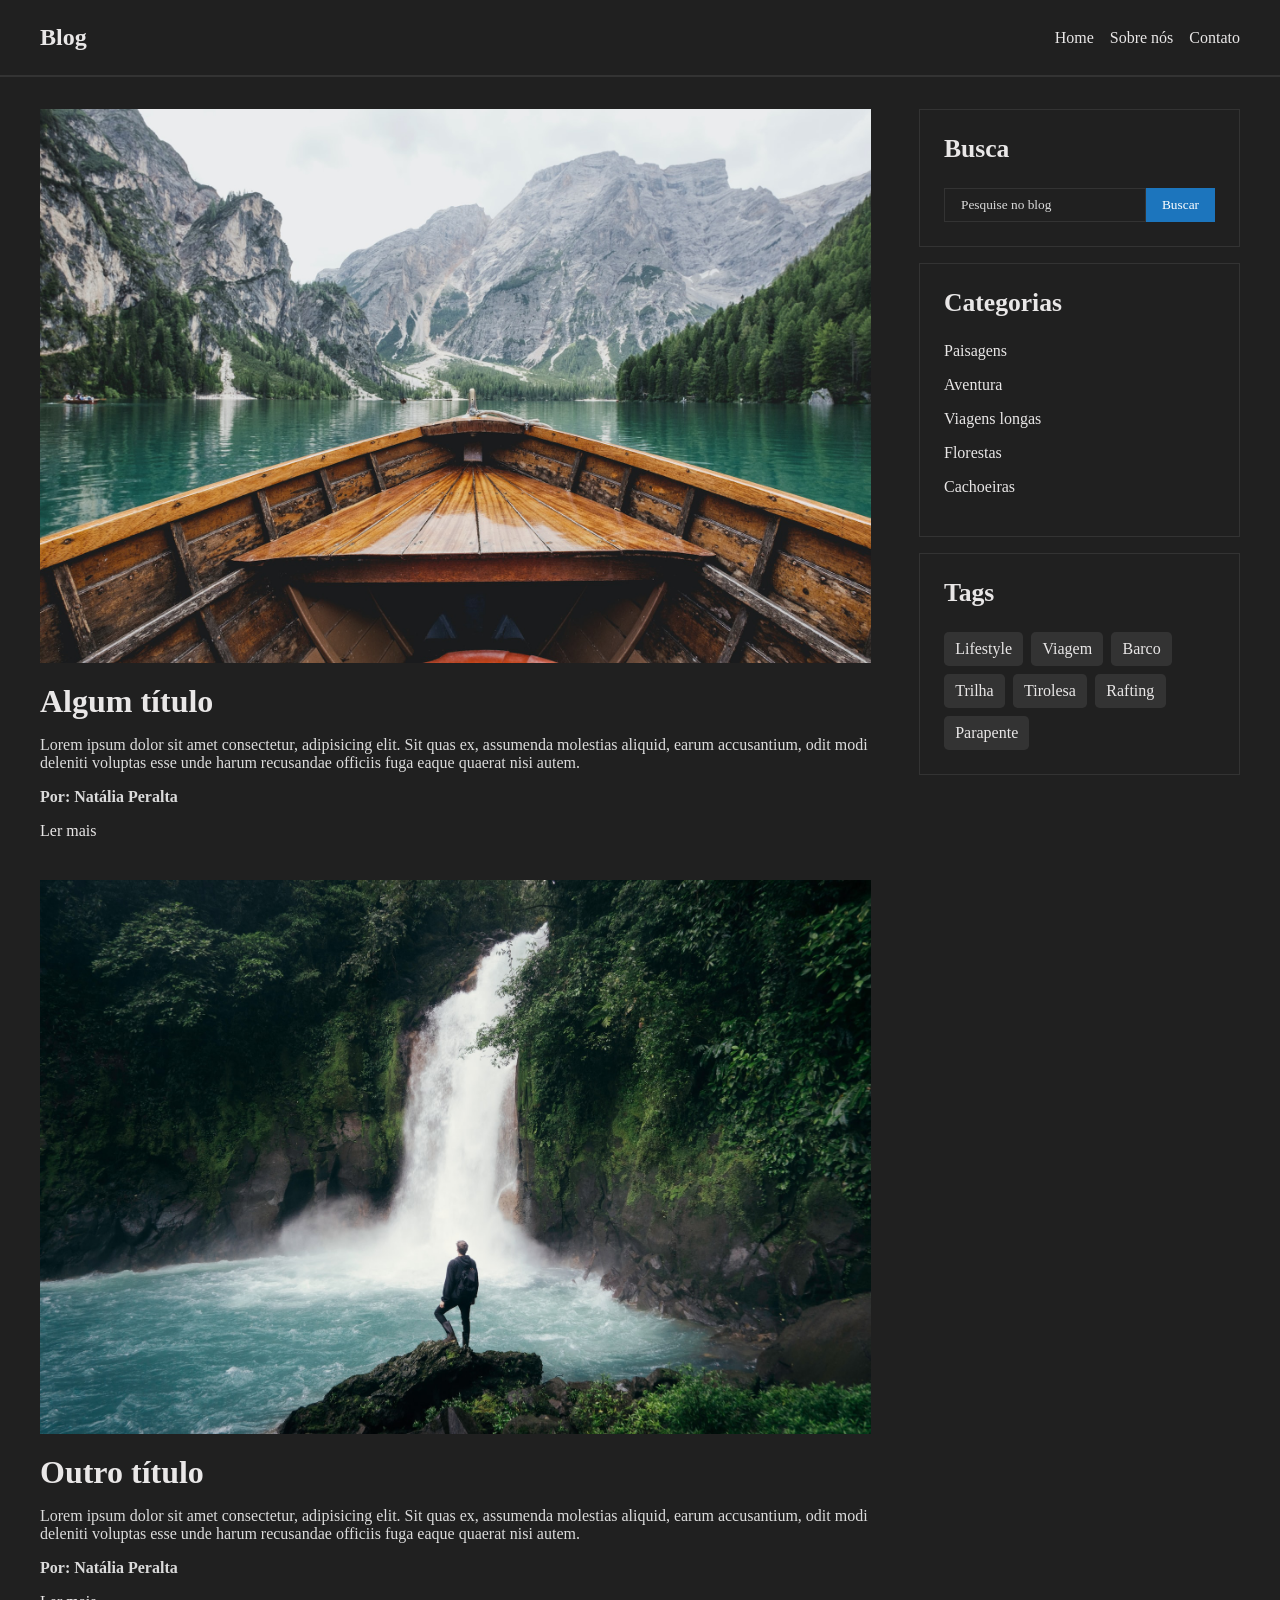
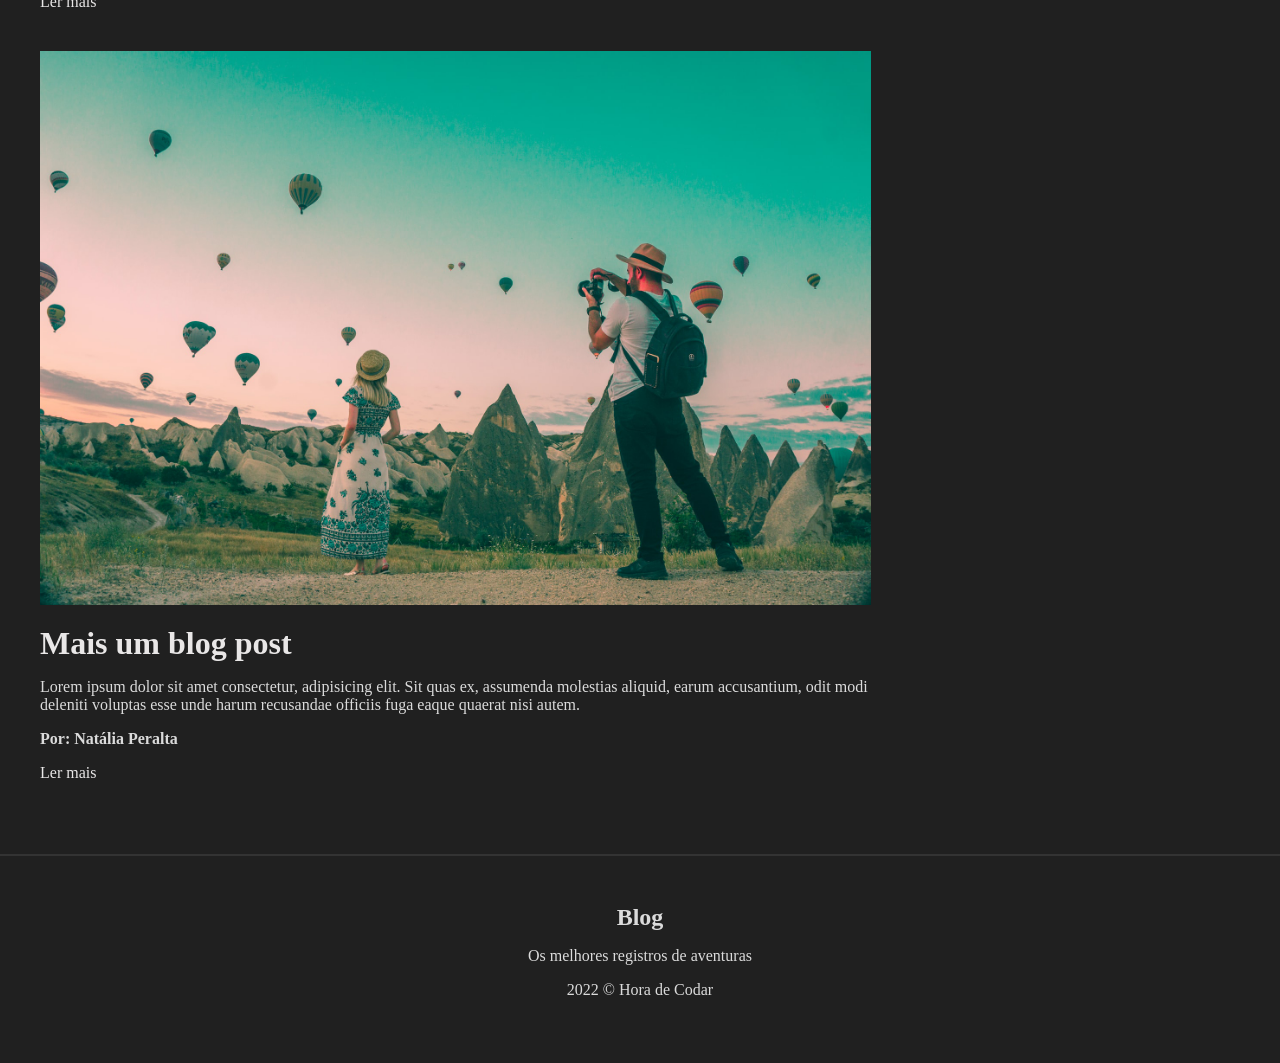
<file: index.html>
<!DOCTYPE html>
<html lang="en">
<head>
    <meta charset="UTF-8">
    <meta name="viewport" content="width=device-width, initial-scale=1.0">
    <title>Blog Semântico</title>
    <link rel="stylesheet" href="css/styles.css">
</head>
<body>
    <header>
        <nav id="navbar">
            <div id="navbar-inner">
                <a href="index.html"><h2>Blog</h2></a>
                <ul id="nav-links">
                    <li><a href="index.html">Home</a></li>
                    <li><a href="about-us.html">Sobre nós</a></li>
                    <li><a href="contact.html">Contato</a></li>
                </ul>
            </div>
        </nav>
    </header>
    <div class="container">
        <main id="posts-container">

            <article class="post">
                <img src="img/f1.jpg" alt="Passeio de barco">
                <h3 class="title"><a href="post-1.html">Algum título</a></h3>
                <p class="description">Lorem ipsum dolor sit amet consectetur, adipisicing elit. Sit quas ex, assumenda molestias aliquid, earum accusantium, odit modi deleniti voluptas esse unde harum recusandae officiis fuga eaque quaerat nisi autem.
                </p>
                <p class="author">Por: Natália Peralta</p>
                <a href="post-1.html">Ler mais</a>
            </article>

            <article class="post">
                <img src="img/f2.jpg" alt="Cachoeira">
                <h3 class="title"><a href="post-2.html">Outro título</a></h3>
                <p class="description">Lorem ipsum dolor sit amet consectetur, adipisicing elit. Sit quas ex, assumenda molestias aliquid, earum accusantium, odit modi deleniti voluptas esse unde harum recusandae officiis fuga eaque quaerat nisi autem.
                </p>
                <p class="author">Por: Natália Peralta</p>
                <a href="post-2.html">Ler mais</a>
            </article>

            <article class="post">
                <img src="img/f3.jpg" alt="Balões">
                <h3 class="title"><a href="post-3.html">Mais um blog post</a></h3>
                <p class="description">Lorem ipsum dolor sit amet consectetur, adipisicing elit. Sit quas ex, assumenda molestias aliquid, earum accusantium, odit modi deleniti voluptas esse unde harum recusandae officiis fuga eaque quaerat nisi autem.
                </p>
                <p class="author">Por: Natália Peralta</p>
                <a href="post-3.html">Ler mais</a>
            </article>

        </main>
        <aside id="sidebar">
            <section id="search-bar">
                <h4>Busca</h4>
                <form>
                    <input type="text" placeholder="Pesquise no blog">
                    <input type="submit" value="Buscar">
                </form>
            </section>

            <section id="categories">
                <h4>Categorias</h4>
                <nav>
                    <ul>
                        <li><a href="#">Paisagens</a></li>
                        <li><a href="#">Aventura</a></li>
                        <li><a href="#">Viagens longas</a></li>
                        <li><a href="#">Florestas</a></li>
                        <li><a href="#">Cachoeiras</a></li>
                    </ul>
                </nav>
            </section>

            <section id="tags">
                <h4>Tags</h4>
                <div id="tags-container">
                    <a href="#">Lifestyle</a>
                    <a href="#">Viagem</a>
                    <a href="#">Barco</a>
                    <a href="#">Trilha</a>
                    <a href="#">Tirolesa</a>
                    <a href="#">Rafting</a>
                    <a href="#">Parapente</a>
                </div>
            </section>
        </aside>
    </div>
    <footer id="footer">
        <h2>Blog</h2>
        <p>Os melhores registros de aventuras</p>
        <p>2022 &copy; Hora de Codar</p>
    </footer>
</body>
</html>
</file>
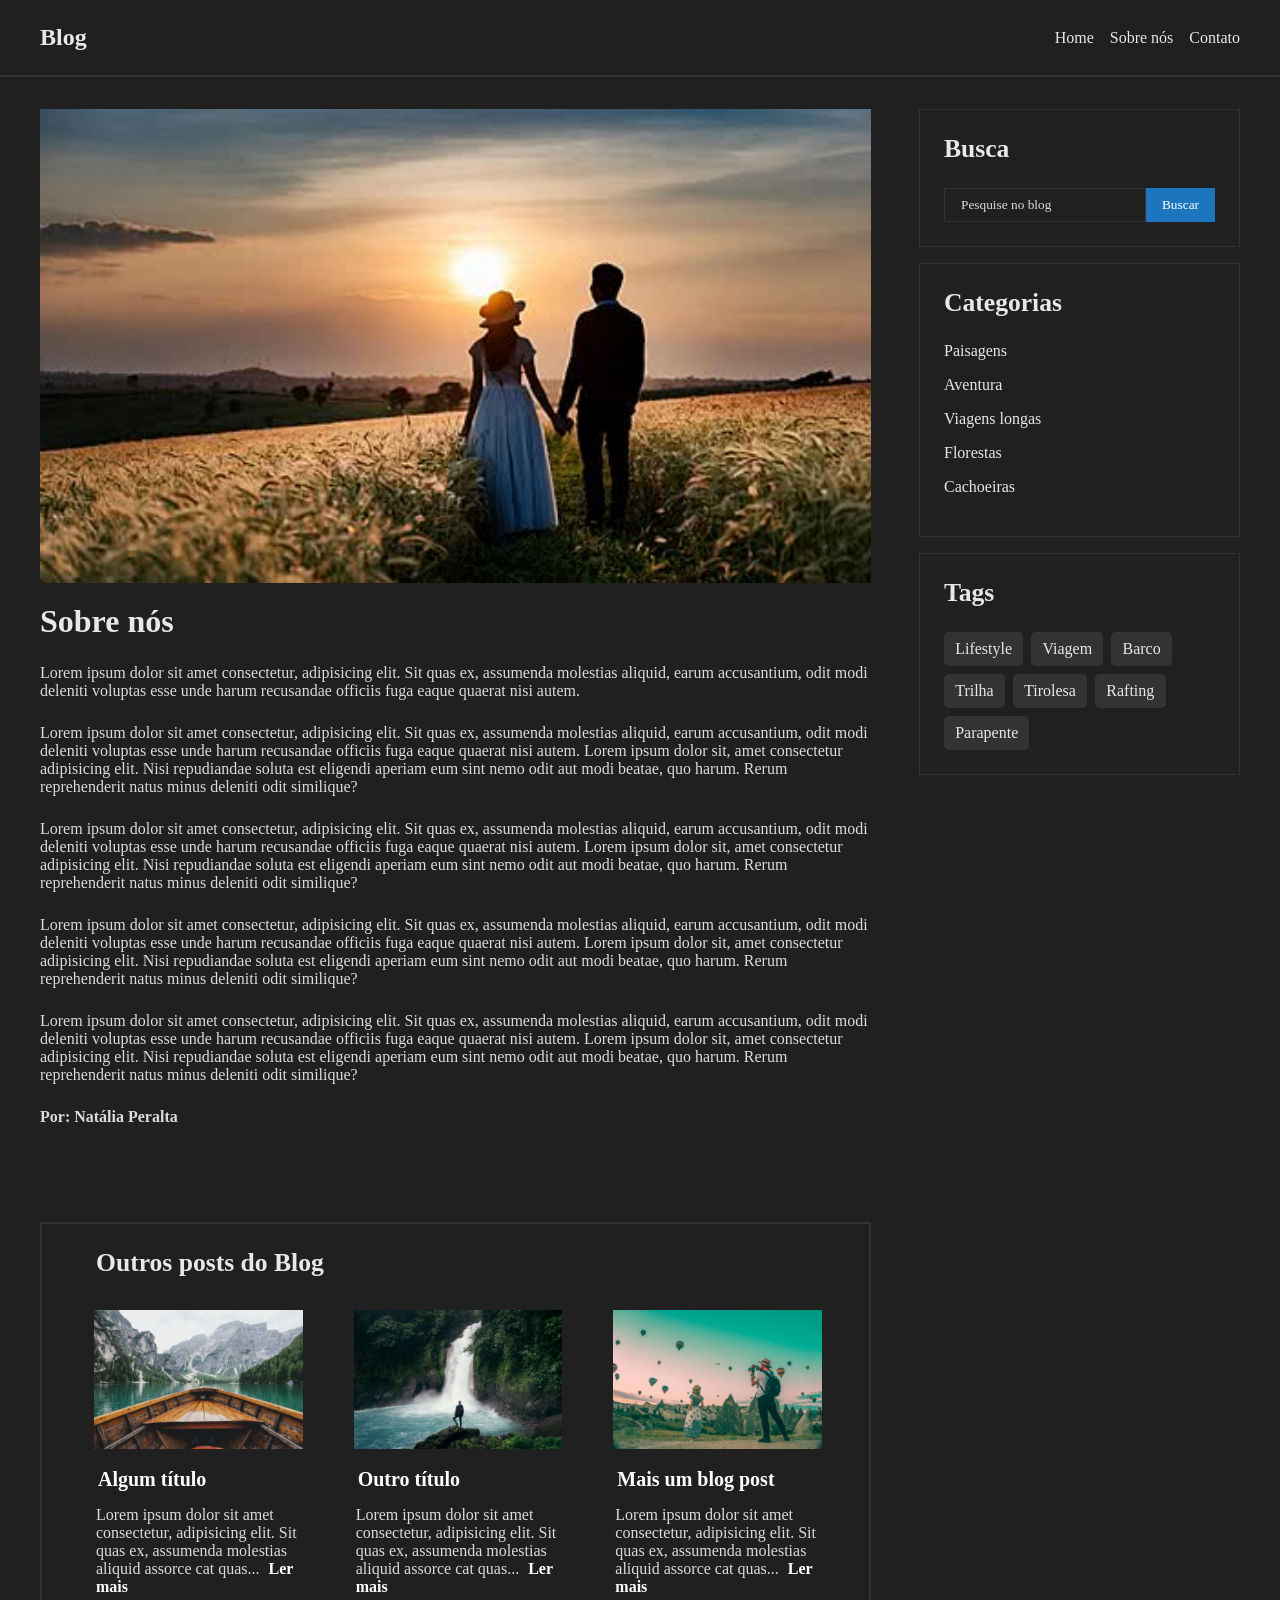
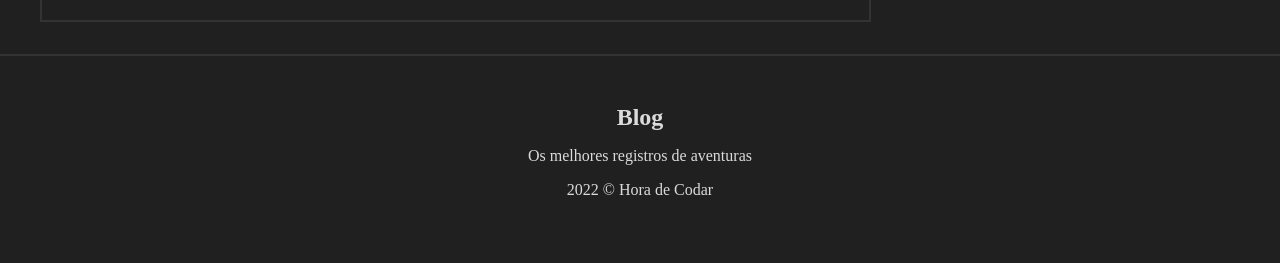
<file: about-us.html>
<!DOCTYPE html>
<html lang="en">
<head>
    <meta charset="UTF-8">
    <meta name="viewport" content="width=device-width, initial-scale=1.0">
    <title>Blog Semântico - Sobre nós</title>
    <link rel="stylesheet" href="css/styles-about-us.css">
</head>
<body>
    <header>
        <nav id="navbar">
            <div id="navbar-inner">
                <a href="index.html"><h2>Blog</h2></a>
                <ul id="nav-links">
                    <li><a href="index.html">Home</a></li>
                    <li><a href="about-us.html">Sobre nós</a></li>
                    <li><a href="contact.html">Contato</a></li>
                </ul>
            </div>
        </nav>
    </header>
    <div class="container">
        <main id="about-container">

            <section class="about-us">
                <img src="img/f4.jpg" alt="Sobre nós">
                <h3 class="title"><a href="post-1.html">Sobre nós</a></h3>
                <p class="description">Lorem ipsum dolor sit amet consectetur, adipisicing elit. Sit quas ex, assumenda molestias aliquid, earum accusantium, odit modi deleniti voluptas esse unde harum recusandae officiis fuga eaque quaerat nisi autem.
                </p>
                <p class="description">Lorem ipsum dolor sit amet consectetur, adipisicing elit. Sit quas ex, assumenda molestias aliquid, earum accusantium, odit modi deleniti voluptas esse unde harum recusandae officiis fuga eaque quaerat nisi autem. Lorem ipsum dolor sit, amet consectetur adipisicing elit. Nisi repudiandae soluta est eligendi aperiam eum sint nemo odit aut modi beatae, quo harum. Rerum reprehenderit natus minus deleniti odit similique?
                </p>
                <p class="description">Lorem ipsum dolor sit amet consectetur, adipisicing elit. Sit quas ex, assumenda molestias aliquid, earum accusantium, odit modi deleniti voluptas esse unde harum recusandae officiis fuga eaque quaerat nisi autem. Lorem ipsum dolor sit, amet consectetur adipisicing elit. Nisi repudiandae soluta est eligendi aperiam eum sint nemo odit aut modi beatae, quo harum. Rerum reprehenderit natus minus deleniti odit similique?
                </p>
                <p class="description">Lorem ipsum dolor sit amet consectetur, adipisicing elit. Sit quas ex, assumenda molestias aliquid, earum accusantium, odit modi deleniti voluptas esse unde harum recusandae officiis fuga eaque quaerat nisi autem. Lorem ipsum dolor sit, amet consectetur adipisicing elit. Nisi repudiandae soluta est eligendi aperiam eum sint nemo odit aut modi beatae, quo harum. Rerum reprehenderit natus minus deleniti odit similique?
                </p>
                <p class="description">Lorem ipsum dolor sit amet consectetur, adipisicing elit. Sit quas ex, assumenda molestias aliquid, earum accusantium, odit modi deleniti voluptas esse unde harum recusandae officiis fuga eaque quaerat nisi autem. Lorem ipsum dolor sit, amet consectetur adipisicing elit. Nisi repudiandae soluta est eligendi aperiam eum sint nemo odit aut modi beatae, quo harum. Rerum reprehenderit natus minus deleniti odit similique?
                </p>
                <p class="author">Por: Natália Peralta</p>
            </section>

             <section id="more-posts-container">
                <h4>Outros posts do Blog</h4>
                <div id="more-posts">
                    <div class="post-option">
                        <a href="post-1.html"><img src="img/f1.jpg" alt="Passeio de barco"></a>
                        <h3 class="title"><a href="post-1.html">Algum título</a></h3>
                        <p class="description">Lorem ipsum dolor sit amet consectetur, adipisicing elit. Sit quas ex, assumenda molestias aliquid assorce cat quas...
                        <a href="post-1.html">Ler mais</a>
                    </div>
                    <div class="post-option">
                        <a href="post-2.html"><img src="img/f2.jpg" alt="Cachoeira"></a>
                        <h3 class="title"><a href="post-2.html">Outro título</a></h3>
                        <p class="description">Lorem ipsum dolor sit amet consectetur, adipisicing elit. Sit quas ex, assumenda molestias aliquid assorce cat quas...
                        <a href="post-2.html">Ler mais</a>
                    </div>

                    <div class="post-option">
                        <a href="post-3.html"><img src="img/f3.jpg" alt="Balões"></a>
                        <h3 class="title"><a href="post-3.html">Mais um blog post</a></h3>
                        <p class="description">Lorem ipsum dolor sit amet consectetur, adipisicing elit. Sit quas ex, assumenda molestias aliquid assorce cat quas...
                        <a href="post-3.html">Ler mais</a>
                    </div>
                </div>
            </section>
        </main>
        <aside id="sidebar">
            <section id="search-bar">
                <h4>Busca</h4>
                <form>
                    <input type="text" placeholder="Pesquise no blog">
                    <input type="submit" value="Buscar">
                </form>
            </section>

            <section id="categories">
                <h4>Categorias</h4>
                <nav>
                    <ul>
                        <li><a href="#">Paisagens</a></li>
                        <li><a href="#">Aventura</a></li>
                        <li><a href="#">Viagens longas</a></li>
                        <li><a href="#">Florestas</a></li>
                        <li><a href="#">Cachoeiras</a></li>
                    </ul>
                </nav>
            </section>

            <section id="tags">
                <h4>Tags</h4>
                <div id="tags-container">
                    <a href="#">Lifestyle</a>
                    <a href="#">Viagem</a>
                    <a href="#">Barco</a>
                    <a href="#">Trilha</a>
                    <a href="#">Tirolesa</a>
                    <a href="#">Rafting</a>
                    <a href="#">Parapente</a>
                </div>
            </section>
        </aside>
    </div>
    <footer id="footer">
        <h2>Blog</h2>
        <p>Os melhores registros de aventuras</p>
        <p>2022 &copy; Hora de Codar</p>
    </footer>
</body>
</html>
</file>
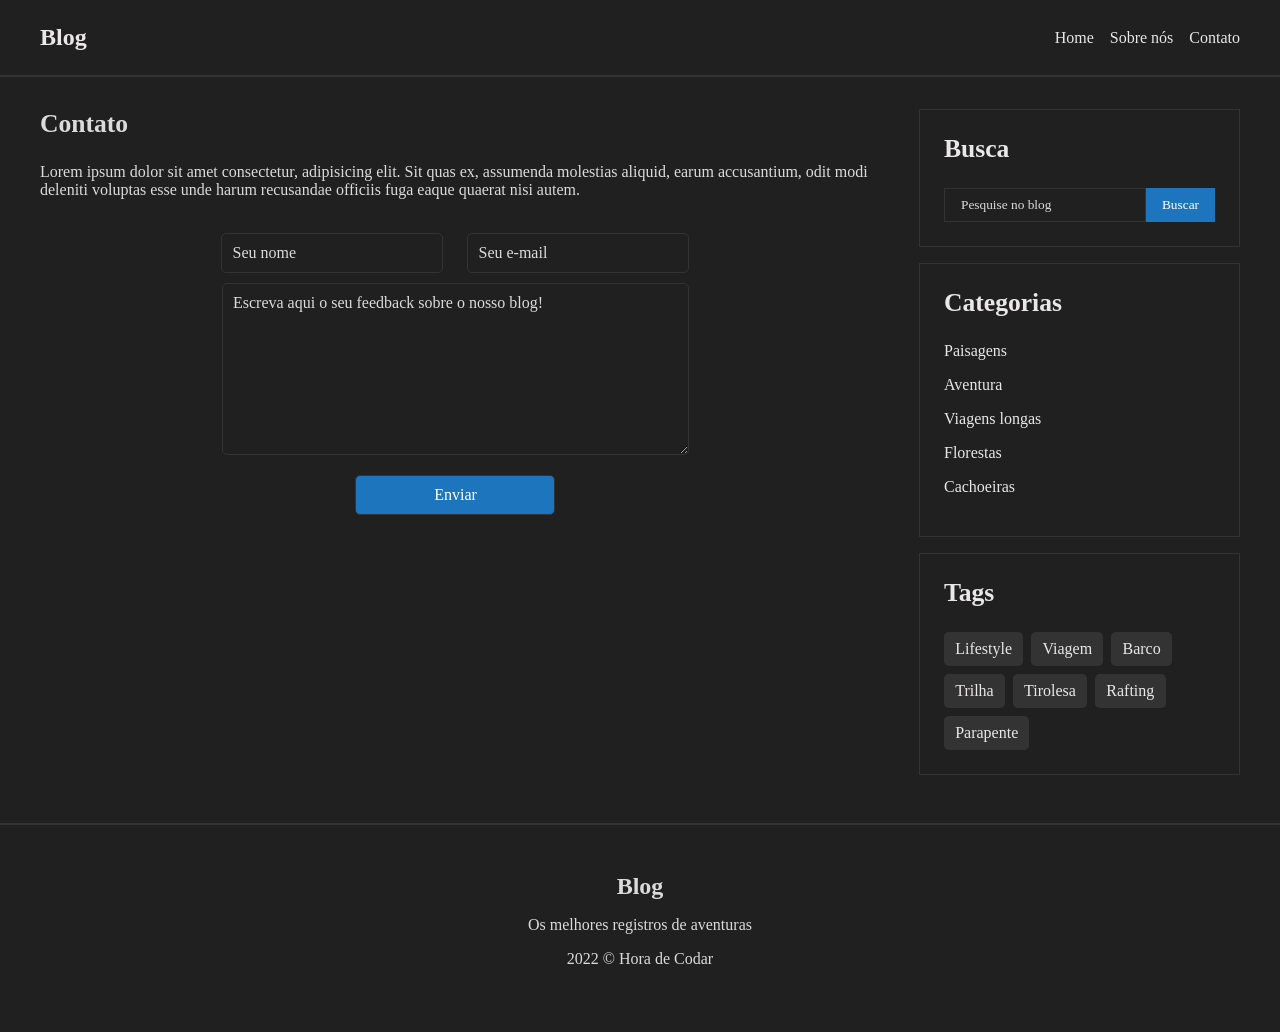
<file: contact.html>
<!DOCTYPE html>
<html lang="en">
<head>
    <meta charset="UTF-8">
    <meta name="viewport" content="width=device-width, initial-scale=1.0">
    <title>Blog Semântico - Contato</title>
    <link rel="stylesheet" href="css/styles-contact.css">
</head>
<body>
    <header>
        <nav id="navbar">
            <div id="navbar-inner">
                <a href="index.html"><h2>Blog</h2></a>
                <ul id="nav-links">
                    <li><a href="index.html">Home</a></li>
                    <li><a href="about-us.html">Sobre nós</a></li>
                    <li><a href="contact.html">Contato</a></li>
                </ul>
            </div>
        </nav>
    </header>
    <div class="container">
        <main>
            <section id="contact-container">
                <h3>Contato</h3>
                <p>Lorem ipsum dolor sit amet consectetur, adipisicing elit. Sit quas ex, assumenda molestias aliquid, earum accusantium, odit modi deleniti voluptas esse unde harum recusandae officiis fuga eaque quaerat nisi autem.
                <form>
                    <input type="text" name="name" id="name" placeholder="Seu nome">
                    <input type="email" name="email" id="email" placeholder="Seu e-mail">
                    <textarea name="feedback" id="feedback" placeholder="Escreva aqui o seu feedback sobre o nosso blog!"></textarea>
                    <input type="submit" value="Enviar">
                </form>
            </section>
        </main>
        <aside id="sidebar">
            <section id="search-bar">
                <h4>Busca</h4>
                <form>
                    <input type="text" placeholder="Pesquise no blog">
                    <input type="submit" value="Buscar">
                </form>
            </section>

            <section id="categories">
                <h4>Categorias</h4>
                <nav>
                    <ul>
                        <li><a href="#">Paisagens</a></li>
                        <li><a href="#">Aventura</a></li>
                        <li><a href="#">Viagens longas</a></li>
                        <li><a href="#">Florestas</a></li>
                        <li><a href="#">Cachoeiras</a></li>
                    </ul>
                </nav>
            </section>

            <section id="tags">
                <h4>Tags</h4>
                <div id="tags-container">
                    <a href="#">Lifestyle</a>
                    <a href="#">Viagem</a>
                    <a href="#">Barco</a>
                    <a href="#">Trilha</a>
                    <a href="#">Tirolesa</a>
                    <a href="#">Rafting</a>
                    <a href="#">Parapente</a>
                </div>
            </section>
        </aside>
    </div>
    <footer id="footer">
        <h2>Blog</h2>
        <p>Os melhores registros de aventuras</p>
        <p>2022 &copy; Hora de Codar</p>
    </footer>
</body>
</html>
</file>
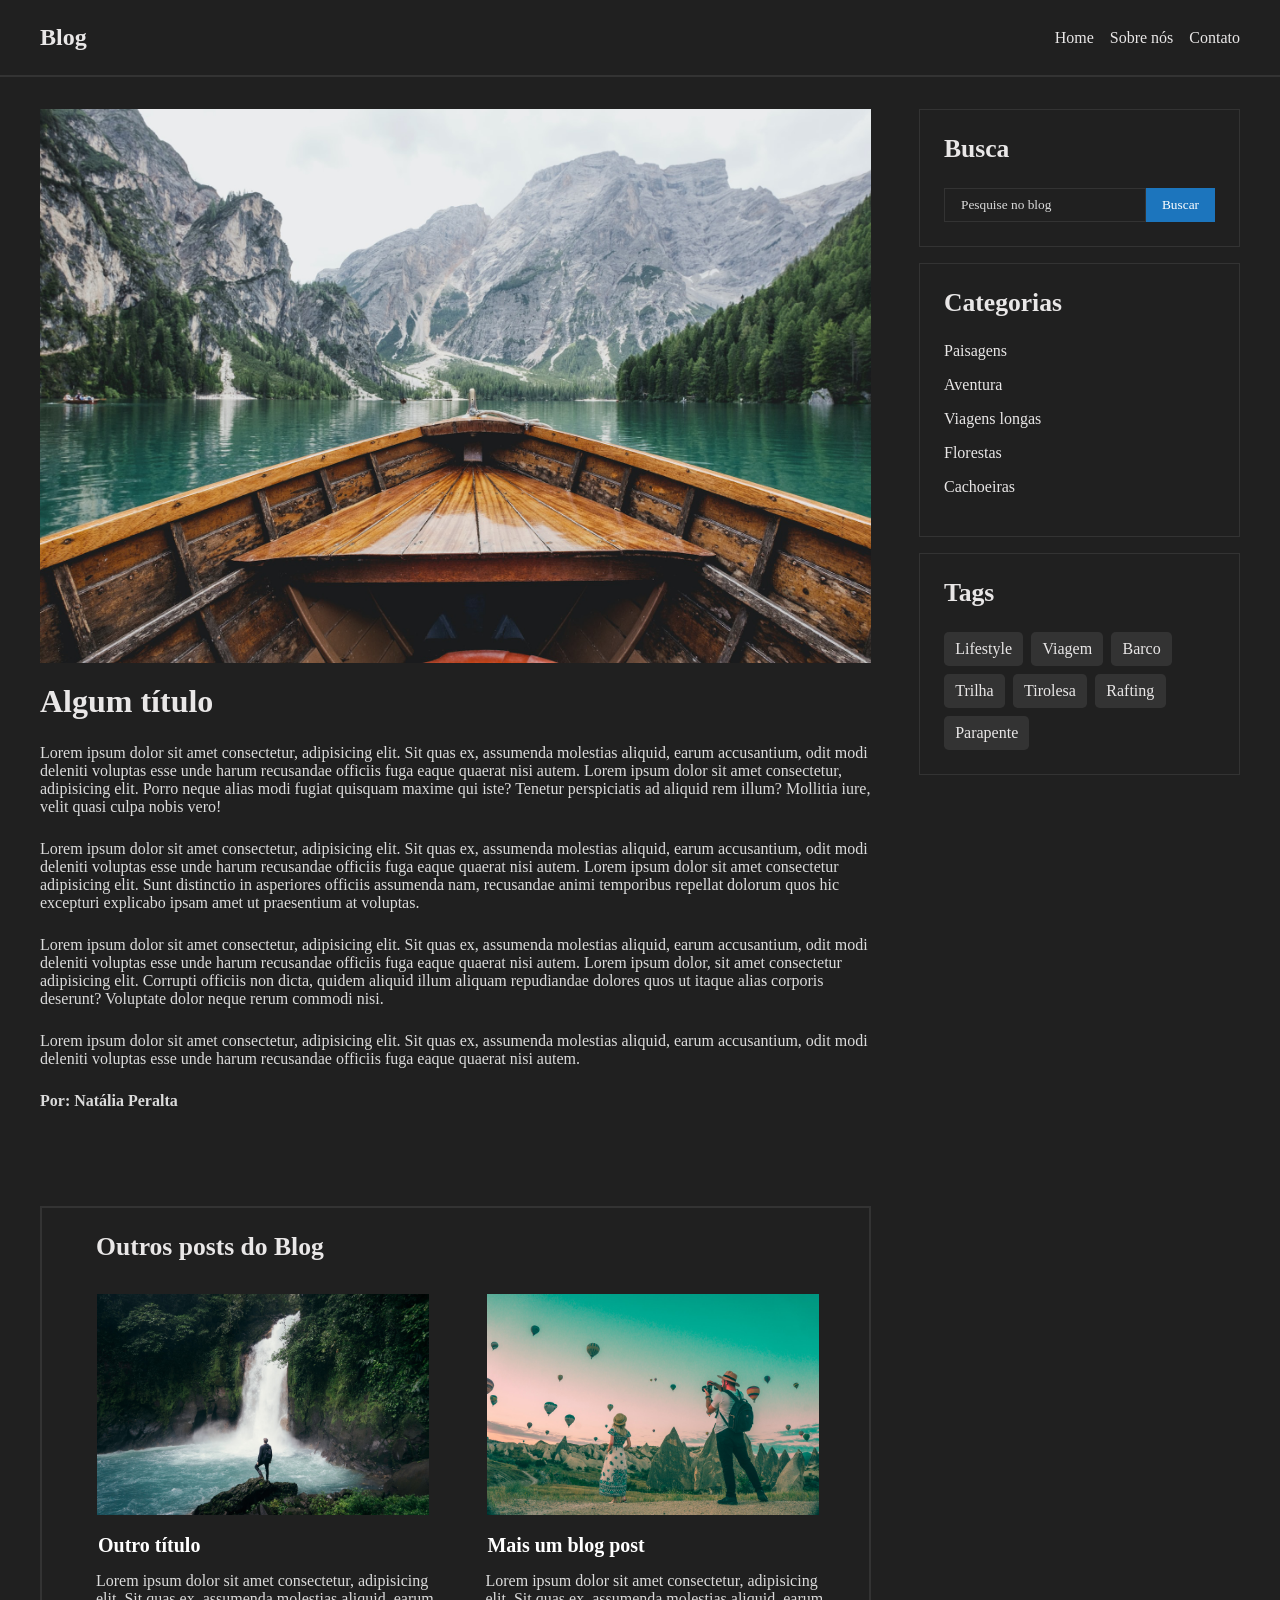
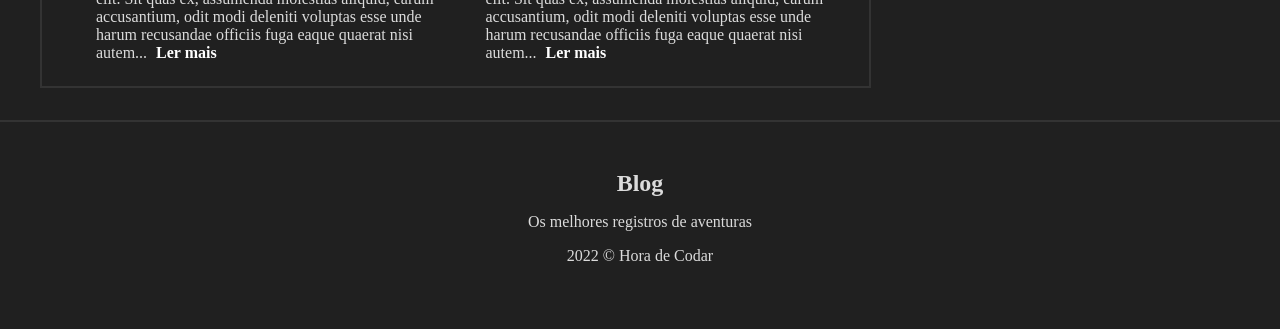
<file: post-1.html>
<!DOCTYPE html>
<html lang="en">
<head>
    <meta charset="UTF-8">
    <meta name="viewport" content="width=device-width, initial-scale=1.0">
    <title>Blog Semântico - Algum título</title>
    <link rel="stylesheet" href="css/styles-post.css">
</head>
<body>
    <header>
        <nav id="navbar">
            <div id="navbar-inner">
                <a href="index.html"><h2>Blog</h2></a>
                <ul id="nav-links">
                    <li><a href="index.html">Home</a></li>
                    <li><a href="about-us.html">Sobre nós</a></li>
                    <li><a href="contact.html">Contato</a></li>
                </ul>
            </div>
        </nav>
    </header>
    <div class="container">
        <main id="posts-container">

            <article class="post">
                <img src="img/f1.jpg" alt="Passeio de barco">
                <h3 class="title"><a href="#">Algum título</a></h3>
                <p class="description">Lorem ipsum dolor sit amet consectetur, adipisicing elit. Sit quas ex, assumenda molestias aliquid, earum accusantium, odit modi deleniti voluptas esse unde harum recusandae officiis fuga eaque quaerat nisi autem. Lorem ipsum dolor sit amet consectetur, adipisicing elit. Porro neque alias modi fugiat quisquam maxime qui iste? Tenetur perspiciatis ad aliquid rem illum? Mollitia iure, velit quasi culpa nobis vero!
                </p>
                <p class="description">Lorem ipsum dolor sit amet consectetur, adipisicing elit. Sit quas ex, assumenda molestias aliquid, earum accusantium, odit modi deleniti voluptas esse unde harum recusandae officiis fuga eaque quaerat nisi autem. Lorem ipsum dolor sit amet consectetur adipisicing elit. Sunt distinctio in asperiores officiis assumenda nam, recusandae animi temporibus repellat dolorum quos hic excepturi explicabo ipsam amet ut praesentium at voluptas.
                </p>
                <p class="description">Lorem ipsum dolor sit amet consectetur, adipisicing elit. Sit quas ex, assumenda molestias aliquid, earum accusantium, odit modi deleniti voluptas esse unde harum recusandae officiis fuga eaque quaerat nisi autem. Lorem ipsum dolor, sit amet consectetur adipisicing elit. Corrupti officiis non dicta, quidem aliquid illum aliquam repudiandae dolores quos ut itaque alias corporis deserunt? Voluptate dolor neque rerum commodi nisi.
                </p>
                <p class="description">Lorem ipsum dolor sit amet consectetur, adipisicing elit. Sit quas ex, assumenda molestias aliquid, earum accusantium, odit modi deleniti voluptas esse unde harum recusandae officiis fuga eaque quaerat nisi autem.
                </p>
                <p class="author">Por: Natália Peralta</p>
            </article>

            <section id="more-posts-container">
                <h4>Outros posts do Blog</h4>
                <div id="more-posts">
                    <div class="post-option">
                        <a href="post-2.html"><img src="img/f2.jpg" alt="Cachoeira"></a>
                        <h3 class="title"><a href="post-2.html">Outro título</a></h3>
                        <p class="description">Lorem ipsum dolor sit amet consectetur, adipisicing elit. Sit quas ex, assumenda molestias aliquid, earum accusantium, odit modi deleniti voluptas esse unde harum recusandae officiis fuga eaque quaerat nisi autem...
                        <a href="post-2.html">Ler mais</a>
                    </div>

                    <div class="post-option">
                        <a href="post-3.html"><img src="img/f3.jpg" alt="Balões"></a>
                        <h3 class="title"><a href="post-3.html">Mais um blog post</a></h3>
                        <p class="description">Lorem ipsum dolor sit amet consectetur, adipisicing elit. Sit quas ex, assumenda molestias aliquid, earum accusantium, odit modi deleniti voluptas esse unde harum recusandae officiis fuga eaque quaerat nisi autem...
                        <a href="post-3.html">Ler mais</a>
                    </div>
                </div>
            </section>

        </main>
        <aside id="sidebar">
            <section id="search-bar">
                <h4>Busca</h4>
                <form>
                    <input type="text" placeholder="Pesquise no blog">
                    <input type="submit" value="Buscar">
                </form>
            </section>

            <section id="categories">
                <h4>Categorias</h4>
                <nav>
                    <ul>
                        <li><a href="#">Paisagens</a></li>
                        <li><a href="#">Aventura</a></li>
                        <li><a href="#">Viagens longas</a></li>
                        <li><a href="#">Florestas</a></li>
                        <li><a href="#">Cachoeiras</a></li>
                    </ul>
                </nav>
            </section>

            <section id="tags">
                <h4>Tags</h4>
                <div id="tags-container">
                    <a href="#">Lifestyle</a>
                    <a href="#">Viagem</a>
                    <a href="#">Barco</a>
                    <a href="#">Trilha</a>
                    <a href="#">Tirolesa</a>
                    <a href="#">Rafting</a>
                    <a href="#">Parapente</a>
                </div>
            </section>
        </aside>
    </div>
    <footer id="footer">
        <h2>Blog</h2>
        <p>Os melhores registros de aventuras</p>
        <p>2022 &copy; Hora de Codar</p>
    </footer>
</body>
</html>
</file>
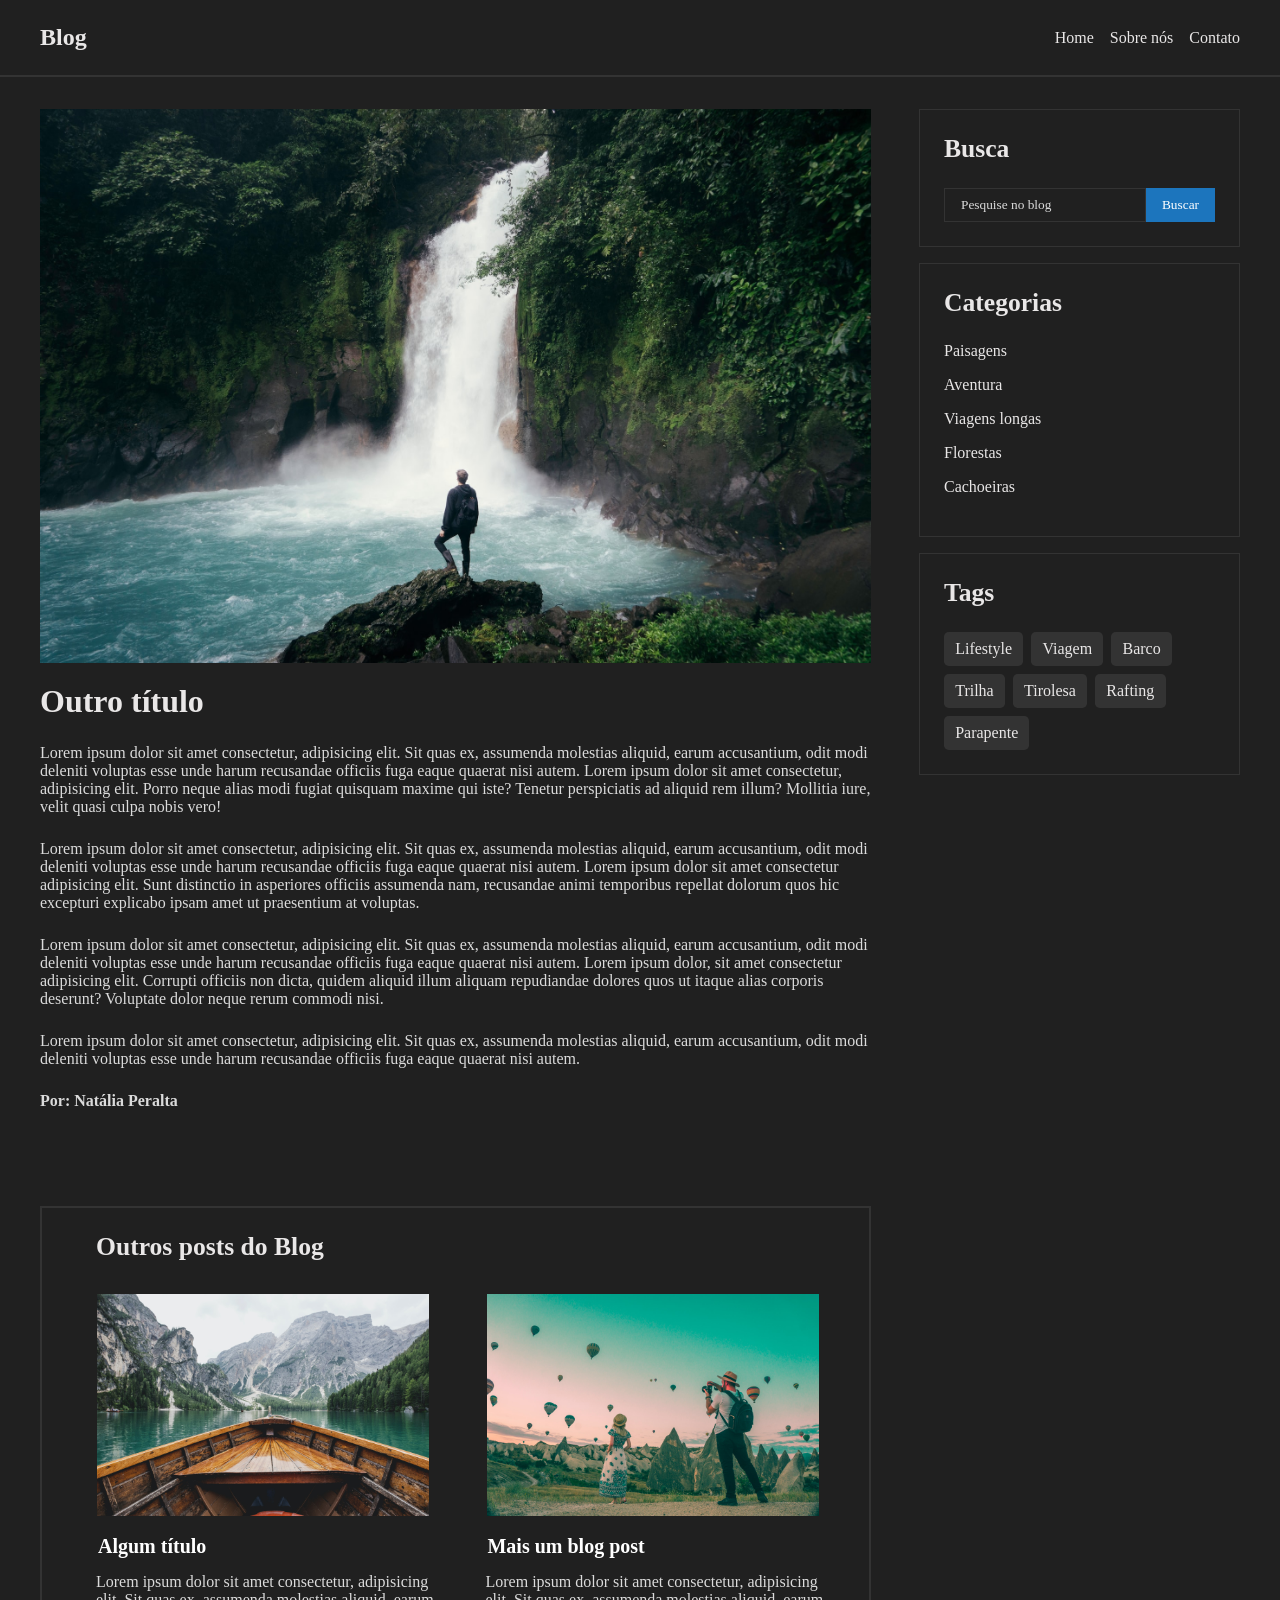
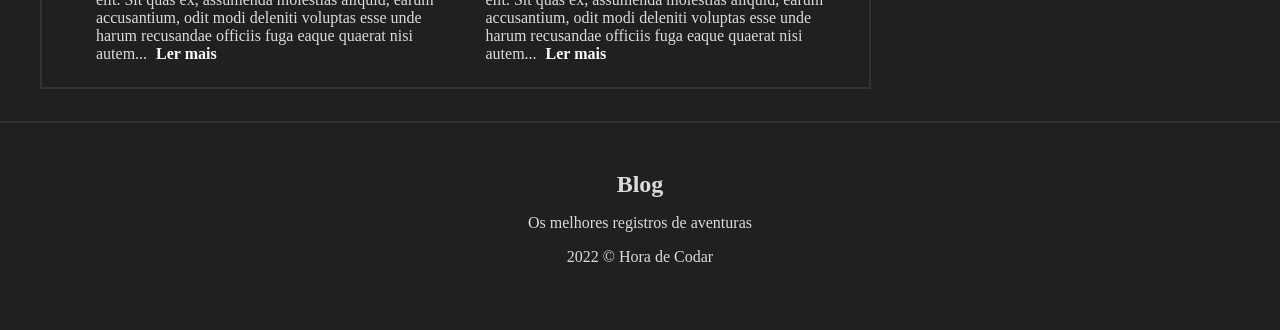
<file: post-2.html>
<!DOCTYPE html>
<html lang="en">
<head>
    <meta charset="UTF-8">
    <meta name="viewport" content="width=device-width, initial-scale=1.0">
    <title>Blog Semântico - Outro título</title>
    <link rel="stylesheet" href="css/styles-post.css">
</head>
<body>
    <header>
        <nav id="navbar">
            <div id="navbar-inner">
                <a href="index.html"><h2>Blog</h2></a>
                <ul id="nav-links">
                    <li><a href="index.html">Home</a></li>
                    <li><a href="about-us.html">Sobre nós</a></li>
                    <li><a href="contact.html">Contato</a></li>
                </ul>
            </div>
        </nav>
    </header>
    <div class="container">
        <main id="posts-container">

            <article class="post">
                <img src="img/f2.jpg" alt="Cachoeira">
                <h3 class="title"><a href="#">Outro título</a></h3>
                <p class="description">Lorem ipsum dolor sit amet consectetur, adipisicing elit. Sit quas ex, assumenda molestias aliquid, earum accusantium, odit modi deleniti voluptas esse unde harum recusandae officiis fuga eaque quaerat nisi autem. Lorem ipsum dolor sit amet consectetur, adipisicing elit. Porro neque alias modi fugiat quisquam maxime qui iste? Tenetur perspiciatis ad aliquid rem illum? Mollitia iure, velit quasi culpa nobis vero!
                </p>
                <p class="description">Lorem ipsum dolor sit amet consectetur, adipisicing elit. Sit quas ex, assumenda molestias aliquid, earum accusantium, odit modi deleniti voluptas esse unde harum recusandae officiis fuga eaque quaerat nisi autem. Lorem ipsum dolor sit amet consectetur adipisicing elit. Sunt distinctio in asperiores officiis assumenda nam, recusandae animi temporibus repellat dolorum quos hic excepturi explicabo ipsam amet ut praesentium at voluptas.
                </p>
                <p class="description">Lorem ipsum dolor sit amet consectetur, adipisicing elit. Sit quas ex, assumenda molestias aliquid, earum accusantium, odit modi deleniti voluptas esse unde harum recusandae officiis fuga eaque quaerat nisi autem. Lorem ipsum dolor, sit amet consectetur adipisicing elit. Corrupti officiis non dicta, quidem aliquid illum aliquam repudiandae dolores quos ut itaque alias corporis deserunt? Voluptate dolor neque rerum commodi nisi.
                </p>
                <p class="description">Lorem ipsum dolor sit amet consectetur, adipisicing elit. Sit quas ex, assumenda molestias aliquid, earum accusantium, odit modi deleniti voluptas esse unde harum recusandae officiis fuga eaque quaerat nisi autem.
                </p>
                <p class="author">Por: Natália Peralta</p>
            </article>

            <section id="more-posts-container">
                <h4>Outros posts do Blog</h4>
                <div id="more-posts">
                    <div class="post-option">
                        <a href="post-1.html"><img src="img/f1.jpg" alt="Passeio de barco"></a>
                        <h3 class="title"><a href="post-1.html">Algum título</a></h3>
                        <p class="description">Lorem ipsum dolor sit amet consectetur, adipisicing elit. Sit quas ex, assumenda molestias aliquid, earum accusantium, odit modi deleniti voluptas esse unde harum recusandae officiis fuga eaque quaerat nisi autem...
                        <a href="post-1.html">Ler mais</a>
                    </div>

                    <div class="post-option">
                        <a href="post-3.html"><img src="img/f3.jpg" alt="Balões"></a>
                        <h3 class="title"><a href="post-3.html">Mais um blog post</a></h3>
                        <p class="description">Lorem ipsum dolor sit amet consectetur, adipisicing elit. Sit quas ex, assumenda molestias aliquid, earum accusantium, odit modi deleniti voluptas esse unde harum recusandae officiis fuga eaque quaerat nisi autem...
                        <a href="post-3.html">Ler mais</a>
                    </div>
                </div>
            </section>

        </main>
        <aside id="sidebar">
            <section id="search-bar">
                <h4>Busca</h4>
                <form>
                    <input type="text" placeholder="Pesquise no blog">
                    <input type="submit" value="Buscar">
                </form>
            </section>

            <section id="categories">
                <h4>Categorias</h4>
                <nav>
                    <ul>
                        <li><a href="#">Paisagens</a></li>
                        <li><a href="#">Aventura</a></li>
                        <li><a href="#">Viagens longas</a></li>
                        <li><a href="#">Florestas</a></li>
                        <li><a href="#">Cachoeiras</a></li>
                    </ul>
                </nav>
            </section>

            <section id="tags">
                <h4>Tags</h4>
                <div id="tags-container">
                    <a href="#">Lifestyle</a>
                    <a href="#">Viagem</a>
                    <a href="#">Barco</a>
                    <a href="#">Trilha</a>
                    <a href="#">Tirolesa</a>
                    <a href="#">Rafting</a>
                    <a href="#">Parapente</a>
                </div>
            </section>
        </aside>
    </div>
    <footer id="footer">
        <h2>Blog</h2>
        <p>Os melhores registros de aventuras</p>
        <p>2022 &copy; Hora de Codar</p>
    </footer>
</body>
</html>
</file>
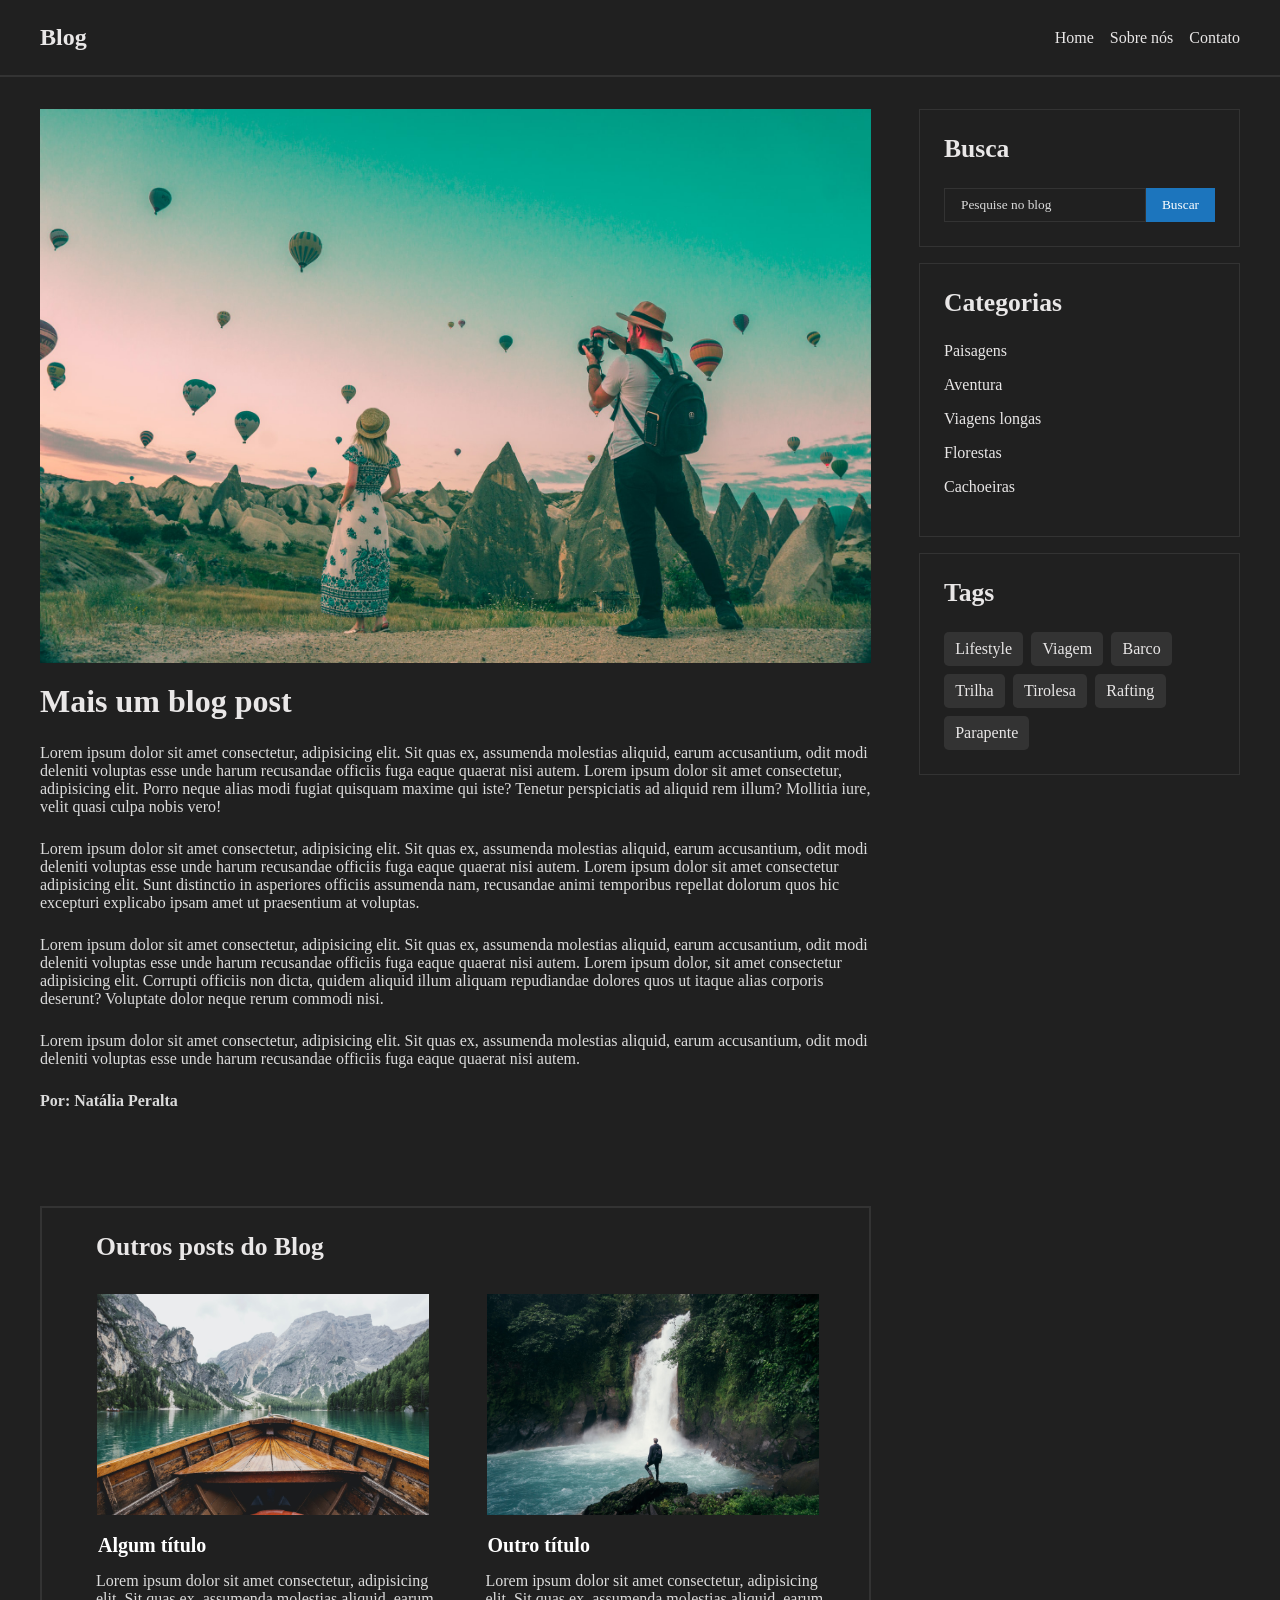
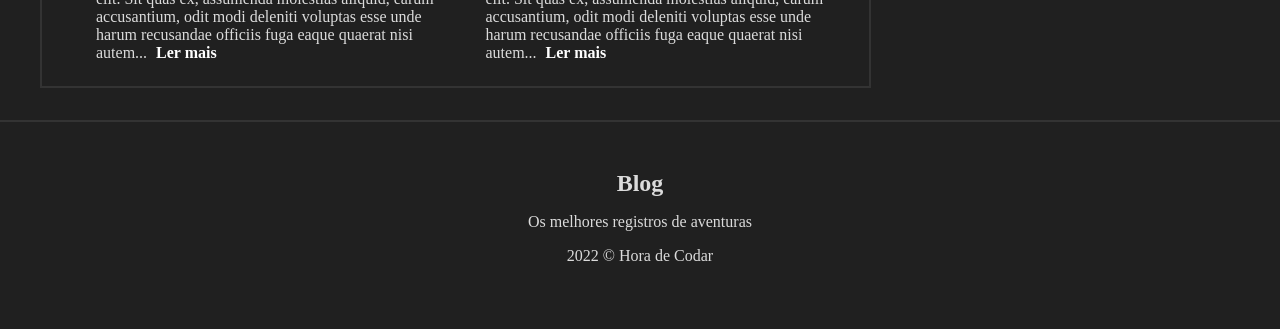
<file: post-3.html>
<!DOCTYPE html>
<html lang="en">
<head>
    <meta charset="UTF-8">
    <meta name="viewport" content="width=device-width, initial-scale=1.0">
    <title>Blog Semântico - Mais um blog post</title>
    <link rel="stylesheet" href="css/styles-post.css">
</head>
<body>
    <header>
        <nav id="navbar">
            <div id="navbar-inner">
                <a href="index.html"><h2>Blog</h2></a>
                <ul id="nav-links">
                    <li><a href="index.html">Home</a></li>
                    <li><a href="about-us.html">Sobre nós</a></li>
                    <li><a href="contact.html">Contato</a></li>
                </ul>
            </div>
        </nav>
    </header>
    <div class="container">
        <main id="posts-container">

            <article class="post">
                <img src="img/f3.jpg" alt="Balões">
                <h3 class="title"><a href="#">Mais um blog post</a></h3>
                <p class="description">Lorem ipsum dolor sit amet consectetur, adipisicing elit. Sit quas ex, assumenda molestias aliquid, earum accusantium, odit modi deleniti voluptas esse unde harum recusandae officiis fuga eaque quaerat nisi autem. Lorem ipsum dolor sit amet consectetur, adipisicing elit. Porro neque alias modi fugiat quisquam maxime qui iste? Tenetur perspiciatis ad aliquid rem illum? Mollitia iure, velit quasi culpa nobis vero!
                </p>
                <p class="description">Lorem ipsum dolor sit amet consectetur, adipisicing elit. Sit quas ex, assumenda molestias aliquid, earum accusantium, odit modi deleniti voluptas esse unde harum recusandae officiis fuga eaque quaerat nisi autem. Lorem ipsum dolor sit amet consectetur adipisicing elit. Sunt distinctio in asperiores officiis assumenda nam, recusandae animi temporibus repellat dolorum quos hic excepturi explicabo ipsam amet ut praesentium at voluptas.
                </p>
                <p class="description">Lorem ipsum dolor sit amet consectetur, adipisicing elit. Sit quas ex, assumenda molestias aliquid, earum accusantium, odit modi deleniti voluptas esse unde harum recusandae officiis fuga eaque quaerat nisi autem. Lorem ipsum dolor, sit amet consectetur adipisicing elit. Corrupti officiis non dicta, quidem aliquid illum aliquam repudiandae dolores quos ut itaque alias corporis deserunt? Voluptate dolor neque rerum commodi nisi.
                </p>
                <p class="description">Lorem ipsum dolor sit amet consectetur, adipisicing elit. Sit quas ex, assumenda molestias aliquid, earum accusantium, odit modi deleniti voluptas esse unde harum recusandae officiis fuga eaque quaerat nisi autem.
                </p>
                <p class="author">Por: Natália Peralta</p>
            </article>

            <section id="more-posts-container">
                <h4>Outros posts do Blog</h4>
                <div id="more-posts">
                    <div class="post-option">
                        <a href="post-1.html"><img src="img/f1.jpg" alt="Passeio de barco"></a>
                        <h3 class="title"><a href="post-1.html">Algum título</a></h3>
                        <p class="description">Lorem ipsum dolor sit amet consectetur, adipisicing elit. Sit quas ex, assumenda molestias aliquid, earum accusantium, odit modi deleniti voluptas esse unde harum recusandae officiis fuga eaque quaerat nisi autem...
                        <a href="post-1.html">Ler mais</a>
                    </div>

                    <div class="post-option">
                        <a href="post-2.html"><img src="img/f2.jpg" alt="Cachoeira"></a>
                        <h3 class="title"><a href="post-2.html">Outro título</a></h3>
                        <p class="description">Lorem ipsum dolor sit amet consectetur, adipisicing elit. Sit quas ex, assumenda molestias aliquid, earum accusantium, odit modi deleniti voluptas esse unde harum recusandae officiis fuga eaque quaerat nisi autem...
                        <a href="post-2.html">Ler mais</a>
                    </div>
                </div>
            </section>

        </main>
        <aside id="sidebar">
            <section id="search-bar">
                <h4>Busca</h4>
                <form>
                    <input type="text" placeholder="Pesquise no blog">
                    <input type="submit" value="Buscar">
                </form>
            </section>

            <section id="categories">
                <h4>Categorias</h4>
                <nav>
                    <ul>
                        <li><a href="#">Paisagens</a></li>
                        <li><a href="#">Aventura</a></li>
                        <li><a href="#">Viagens longas</a></li>
                        <li><a href="#">Florestas</a></li>
                        <li><a href="#">Cachoeiras</a></li>
                    </ul>
                </nav>
            </section>

            <section id="tags">
                <h4>Tags</h4>
                <div id="tags-container">
                    <a href="#">Lifestyle</a>
                    <a href="#">Viagem</a>
                    <a href="#">Barco</a>
                    <a href="#">Trilha</a>
                    <a href="#">Tirolesa</a>
                    <a href="#">Rafting</a>
                    <a href="#">Parapente</a>
                </div>
            </section>
        </aside>
    </div>
    <footer id="footer">
        <h2>Blog</h2>
        <p>Os melhores registros de aventuras</p>
        <p>2022 &copy; Hora de Codar</p>
    </footer>
</body>
</html>
</file>
<file: css/styles.css>
/* Geral */
* {
    padding: 0;
    margin: 0;
    font-family: Georgia;
    background-color: #202020;
}

ul {
    list-style: none;
}

a {
    text-decoration: none;
    color: #e9e7e7;
    transition: 0.4s;
}

a:hover{
    color: #a89d9d;
}

/* Navbar */
#navbar {
    padding: 1.5rem 2.5rem;
    border-bottom: 2px solid #333;
}

#navbar-inner {
    display: flex;
    justify-content: space-between;
    align-items: center;
    max-width: 1200px;
    margin: 0 auto;
    color: #e9e7e7;
}

#nav-links {
    display: flex;
    gap: 1rem;
}

/* conteúdo principal */
.container {
    display: flex;
    gap: 3rem;
    padding: 2rem 2.5rem;
    max-width: 1200px;
    margin: 0 auto;
}

#posts-container {
    flex: 3 1 0;
}

.post {
    margin-bottom: 2.5rem;
}

.post p {
    color: #dbdbdb;
}

.post img {
    width: 100%;
    margin-bottom: 1rem; 
}

.title, 
.description,
.author {
    margin-bottom: 1rem;
}

.title {
    font-size: 2rem;
}

.author {
    color: #e9e7e7;
    font-weight: bold;
}

/* barra lateral */
#sidebar {
    flex: 1 1 0;
}

#search-bar,
#categories,
#tags {
    padding: 1.5rem;
    border: 1px solid #333;
    margin-bottom: 1rem;
}

#search-bar h4,
#categories h4,
#tags h4 {
    margin-bottom: 1.5rem;
    font-size: 1.6rem;
    color: #e9e7e7;
}

#search-bar form {
    display: flex;
}

#search-bar input {
    padding: 0.5rem 1rem;
    border: 1px solid #333;
}

#search-bar input[type="submit"] {
    cursor: pointer;
    background-color: #1c75bd;
    color: #fff;
    border: none;
}

#search-bar input[type="text"]::placeholder {
    color: #dbdbdb;
}

#categories li {
    margin-bottom: 1rem;
}

#tags-container {
    display: flex;
    flex-wrap: wrap;
    gap: 0.5rem;
}

#tags-container a {
    background-color: #333;
    padding: .5rem .7rem;
    border-radius: 0.3rem;
}

/* Rodapé */
#footer {
    border-top: 2px solid #333;
    padding: 3rem;
    text-align: center;
}

#footer h2,
#footer p {
    margin-bottom: 1rem;
    color: #dbdbdb;
}

/* Responsivo */
@media(max-width: 450px) {
    .container {
        flex-wrap: wrap;
    }
}
</file>
<file: css/styles-about-us.css>
/* Geral */
* {
    padding: 0;
    margin: 0;
    font-family: Georgia;
    background-color: #202020;
}

ul {
    list-style: none;
}

a {
    text-decoration: none;
    color: #e9e7e7;
    transition: 0.4s;
}

a:hover{
    color: #a89d9d;
}

/* Navbar */
#navbar {
    padding: 1.5rem 2.5rem;
    border-bottom: 2px solid #333;
}

#navbar-inner {
    display: flex;
    justify-content: space-between;
    align-items: center;
    max-width: 1200px;
    margin: 0 auto;
    color: #e9e7e7;
}

#nav-links {
    display: flex;
    gap: 1rem;
}

/* conteúdo principal */
.container {
    display: flex;
    gap: 3rem;
    padding: 2rem 2.5rem;
    max-width: 1200px;
    margin: 0 auto;
}

#about-container {
    flex: 3 1 0;
}

.about-us {
    margin-bottom: 2.5rem;
}

.about-us p {
    color: #dbdbdb;
}

.about-us img {
    width: 100%;
    margin-bottom: 1rem;
}

.title, 
.description {
    margin-bottom: 1.5rem;
}

.title {
    font-size: 2rem;
}

.author {
    color: #e9e7e7;
    font-weight: bold;
    margin-bottom: 6rem;
}

/* Outros posts do Blog */
#more-posts-container {
    border: 2px solid #333;
    padding: 1.5rem;
}

#more-posts-container h4 {
    padding-left: 30px;
    margin-bottom: 2rem;
    font-size: 1.6rem;
    color: #e9e7e7;
}

#more-posts-container img {
    width: 95%;
}

#more-posts {
    display: flex;
}

.post-option {
    text-align: center;
    margin: 0 20px;
}

.post-option .title {
    font-size: 20px;
    text-align: left;
    margin: 15px 0 0 7px;
}

.post-option .description {
    margin: 15px 0 0 10px;
    color: #dbdbdb;
    text-align: left;
}

.post-option a {
    padding-left: 5px;
    margin-top: 10px;
    color: #FFF;
    font-weight: bold;
}

.post-option a:hover {
    color: #a89d9d;
}

/* barra lateral */
#sidebar {
    flex: 1 1 0;
    margin-bottom: 0;
}

#search-bar,
#categories,
#tags {
    padding: 1.5rem;
    border: 1px solid #333;
    margin-bottom: 1rem;
}

#search-bar h4,
#categories h4,
#tags h4 {
    margin-bottom: 1.5rem;
    font-size: 1.6rem;
    color: #e9e7e7;
}

#search-bar form {
    display: flex;
}

#search-bar input {
    padding: 0.5rem 1rem;
    border: 1px solid #333;
}

#search-bar input[type="submit"] {
    cursor: pointer;
    background-color: #1c75bd;
    color: #fff;
    border: none;
}

#search-bar input[type="text"]::placeholder {
    color: #dbdbdb;
}

#categories li {
    margin-bottom: 1rem;
}

#tags-container {
    display: flex;
    flex-wrap: wrap;
    gap: 0.5rem;
}

#tags-container a {
    background-color: #333;
    padding: .5rem .7rem;
    border-radius: 0.3rem;
}

/* Rodapé */
#footer {
    border-top: 2px solid #333;
    padding: 3rem;
    text-align: center;
}

#footer h2,
#footer p {
    margin-bottom: 1rem;
    color: #dbdbdb;
}

/* Responsivo */
@media(max-width: 450px) {
    .container {
        flex-wrap: wrap;
    }
}
</file>
<file: css/styles-contact.css>
/* Geral */
* {
    padding: 0;
    margin: 0;
    font-family: Georgia;
    background-color: #202020;
}

ul {
    list-style: none;
}

a {
    text-decoration: none;
    color: #e9e7e7;
    transition: 0.4s;
}

a:hover{
    color: #a89d9d;
}

/* Navbar */
#navbar {
    padding: 1.5rem 2.5rem;
    border-bottom: 2px solid #333;
}

#navbar-inner {
    display: flex;
    justify-content: space-between;
    align-items: center;
    max-width: 1200px;
    margin: 0 auto;
    color: #e9e7e7;
}

#nav-links {
    display: flex;
    gap: 1rem;
}

/* conteúdo principal */
.container {
    display: flex;
    gap: 3rem;
    padding: 2rem 2.5rem;
    max-width: 1200px;
    margin: 0 auto;
}

/* formulário de contato */
#contact-container {
    flex: 3 1 0;
}

#contact-container h3 {
    color: #dbdbdb;
    font-size: 1.6rem;
    margin-bottom: 1.5rem;
}

#contact-container p {
    color: #dbdbdb;
    margin-bottom: 1.5rem;
}

#contact-container form {
    color: #dbdbdb;
    margin-bottom: 1.5rem;
    text-align: center;
}

#contact-container input,
#contact-container textarea {
    width: 200px;
    padding: 10px;
    font-size: 16px;
    border-radius: 5px;
    border: 1px solid #333;
    margin: 10px;
}

#contact-container input::placeholder,
#contact-container textarea::placeholder {
    color: #dbdbdb;
}

#contact-container textarea {
    display: block;
    width: 445px;
    height: 150px;
    margin: 0 auto 20px;
}

#contact-container input[type="submit"] {
    display: block;
    background-color: #1c75bd;
    color: #fff;
    cursor: pointer;
    margin: 0 auto;
}

/* barra lateral */
#sidebar {
    flex: 1 1 0;
    margin-bottom: 0;
}

#search-bar,
#categories,
#tags {
    padding: 1.5rem;
    border: 1px solid #333;
    margin-bottom: 1rem;
}

#search-bar h4,
#categories h4,
#tags h4 {
    margin-bottom: 1.5rem;
    font-size: 1.6rem;
    color: #e9e7e7;
}

#search-bar form {
    display: flex;
}

#search-bar input {
    padding: 0.5rem 1rem;
    border: 1px solid #333;
}

#search-bar input[type="submit"] {
    cursor: pointer;
    background-color: #1c75bd;
    color: #fff;
    border: none;
}

#search-bar input[type="text"]::placeholder {
    color: #dbdbdb;
}

#categories li {
    margin-bottom: 1rem;
}

#tags-container {
    display: flex;
    flex-wrap: wrap;
    gap: 0.5rem;
}

#tags-container a {
    background-color: #333;
    padding: .5rem .7rem;
    border-radius: 0.3rem;
}

/* Rodapé */
#footer {
    border-top: 2px solid #333;
    padding: 3rem;
    text-align: center;
}

#footer h2,
#footer p {
    margin-bottom: 1rem;
    color: #dbdbdb;
}

/* Responsivo */
@media(max-width: 450px) {
    .container {
        flex-wrap: wrap;
    }
}
</file>
<file: css/styles-post.css>
/* Geral */
* {
    padding: 0;
    margin: 0;
    font-family: Georgia;
    background-color: #202020;
}

ul {
    list-style: none;
}

a {
    text-decoration: none;
    color: #e9e7e7;
    transition: 0.4s;
}

a:hover{
    color: #a89d9d;
}

/* Navbar */
#navbar {
    padding: 1.5rem 2.5rem;
    border-bottom: 2px solid #333;
}

#navbar-inner {
    display: flex;
    justify-content: space-between;
    align-items: center;
    max-width: 1200px;
    margin: 0 auto;
    color: #e9e7e7;
}

#nav-links {
    display: flex;
    gap: 1rem;
}

/* conteúdo principal */
.container {
    display: flex;
    gap: 3rem;
    padding: 2rem 2.5rem;
    max-width: 1200px;
    margin: 0 auto;
}

#posts-container {
    flex: 3 1 0;
}

.post {
    margin-bottom: 2.5rem;
}

.post p {
    color: #dbdbdb;
}

.post img {
    width: 100%;
    margin-bottom: 1rem;
}

.title, 
.description {
    margin-bottom: 1.5rem;
}

.title {
    font-size: 2rem;
}

.author {
    color: #e9e7e7;
    font-weight: bold;
    margin-bottom: 6rem;
}

/* Outros posts do Blog */
#more-posts-container {
    border: 2px solid #333;
    padding: 1.5rem;
}

#more-posts-container h4 {
    padding-left: 30px;
    margin-bottom: 2rem;
    font-size: 1.6rem;
    color: #e9e7e7;
}

#more-posts-container img {
    width: 95%;
}

#more-posts {
    display: flex;
}

.post-option {
    text-align: center;
    margin: 0 20px;
}

.post-option .title {
    font-size: 20px;
    text-align: left;
    margin: 15px 0 0 7px;
}

.post-option .description {
    margin: 15px 0 0 10px;
    color: #dbdbdb;
    text-align: left;
}

.post-option a {
    padding-left: 5px;
    margin-top: 10px;
    color: #FFF;
    font-weight: bold;
}

.post-option a:hover {
    color: #a89d9d;
}

/* barra lateral */
#sidebar {
    flex: 1 1 0;
    margin-bottom: 0;
}

#search-bar,
#categories,
#tags {
    padding: 1.5rem;
    border: 1px solid #333;
    margin-bottom: 1rem;
}

#search-bar h4,
#categories h4,
#tags h4 {
    margin-bottom: 1.5rem;
    font-size: 1.6rem;
    color: #e9e7e7;
}

#search-bar form {
    display: flex;
}

#search-bar input {
    padding: 0.5rem 1rem;
    border: 1px solid #333;
}

#search-bar input[type="submit"] {
    cursor: pointer;
    background-color: #1c75bd;
    color: #fff;
    border: none;
}

#search-bar input[type="text"]::placeholder {
    color: #dbdbdb;
}

#categories li {
    margin-bottom: 1rem;
}

#tags-container {
    display: flex;
    flex-wrap: wrap;
    gap: 0.5rem;
}

#tags-container a {
    background-color: #333;
    padding: .5rem .7rem;
    border-radius: 0.3rem;
}

/* Rodapé */
#footer {
    border-top: 2px solid #333;
    padding: 3rem;
    text-align: center;
}

#footer h2,
#footer p {
    margin-bottom: 1rem;
    color: #dbdbdb;
}

/* Responsivo */
@media(max-width: 450px) {
    .container {
        flex-wrap: wrap;
    }
}
</file>
